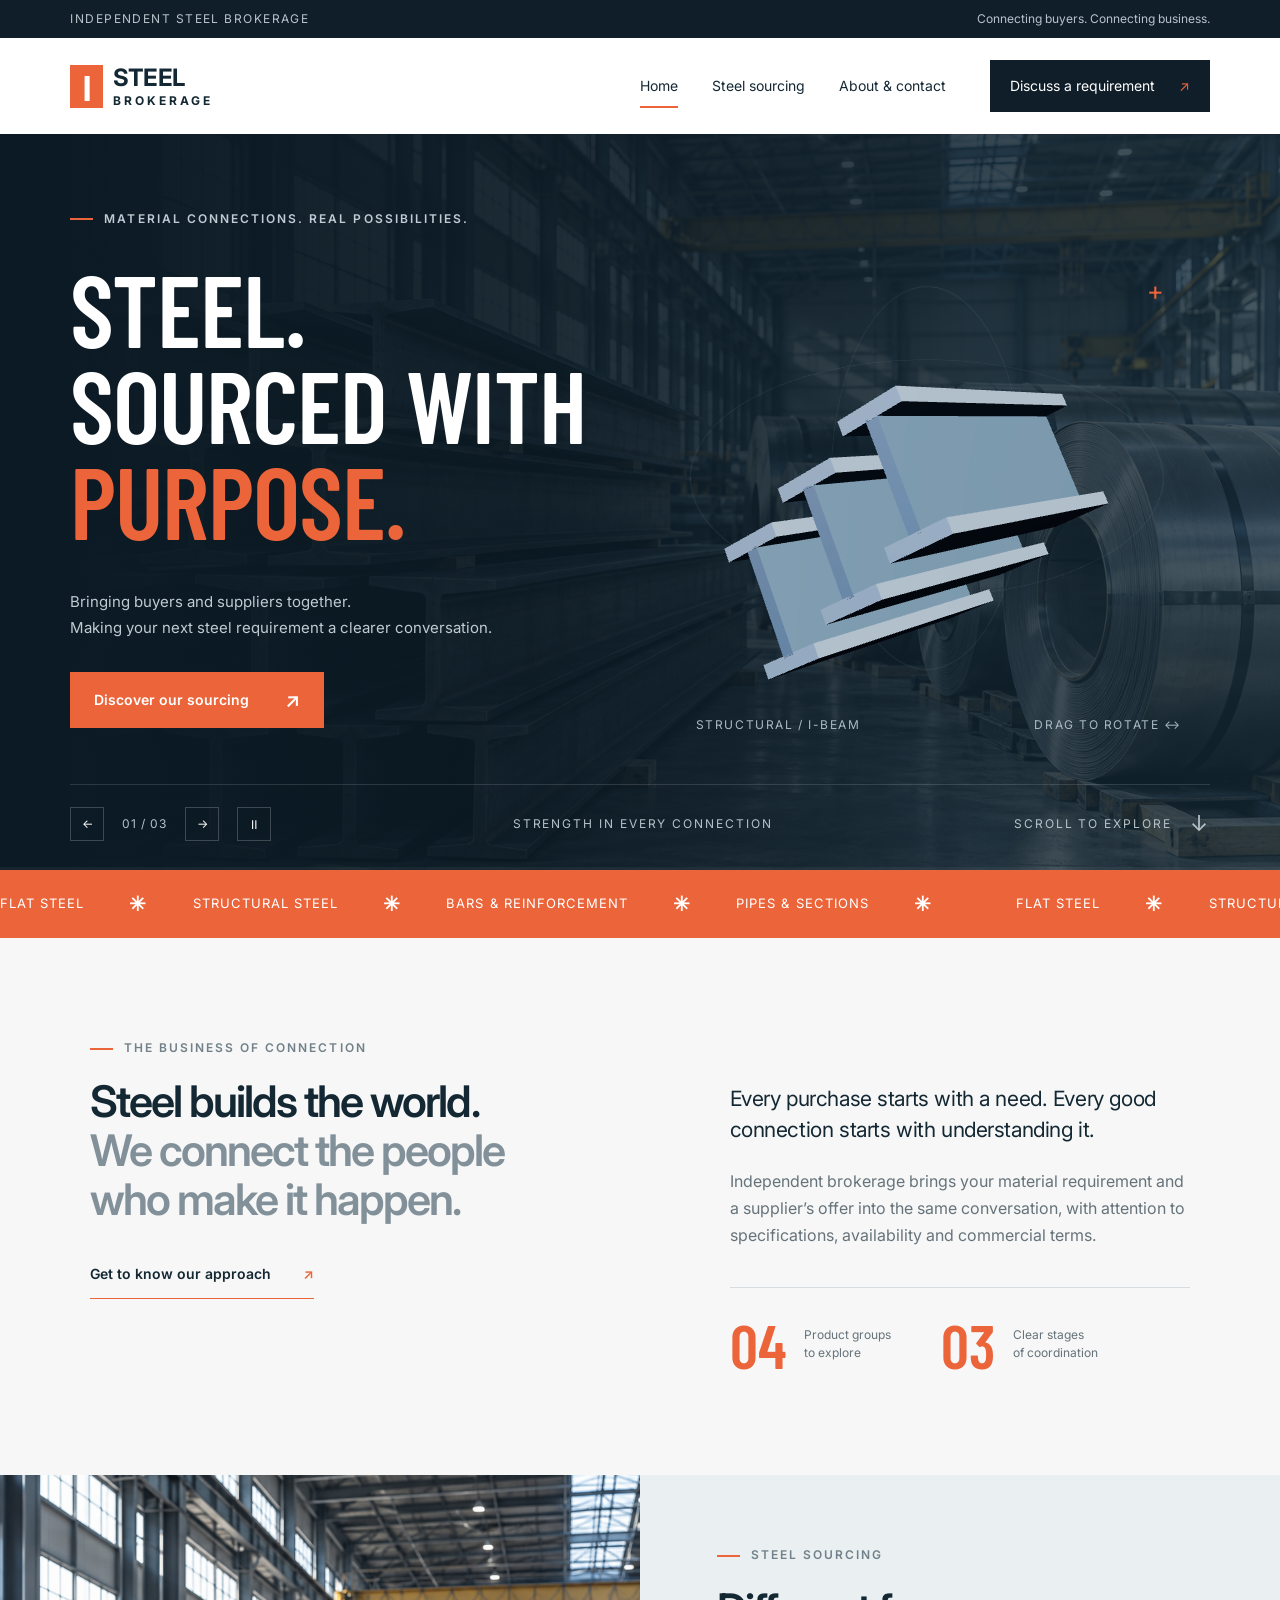
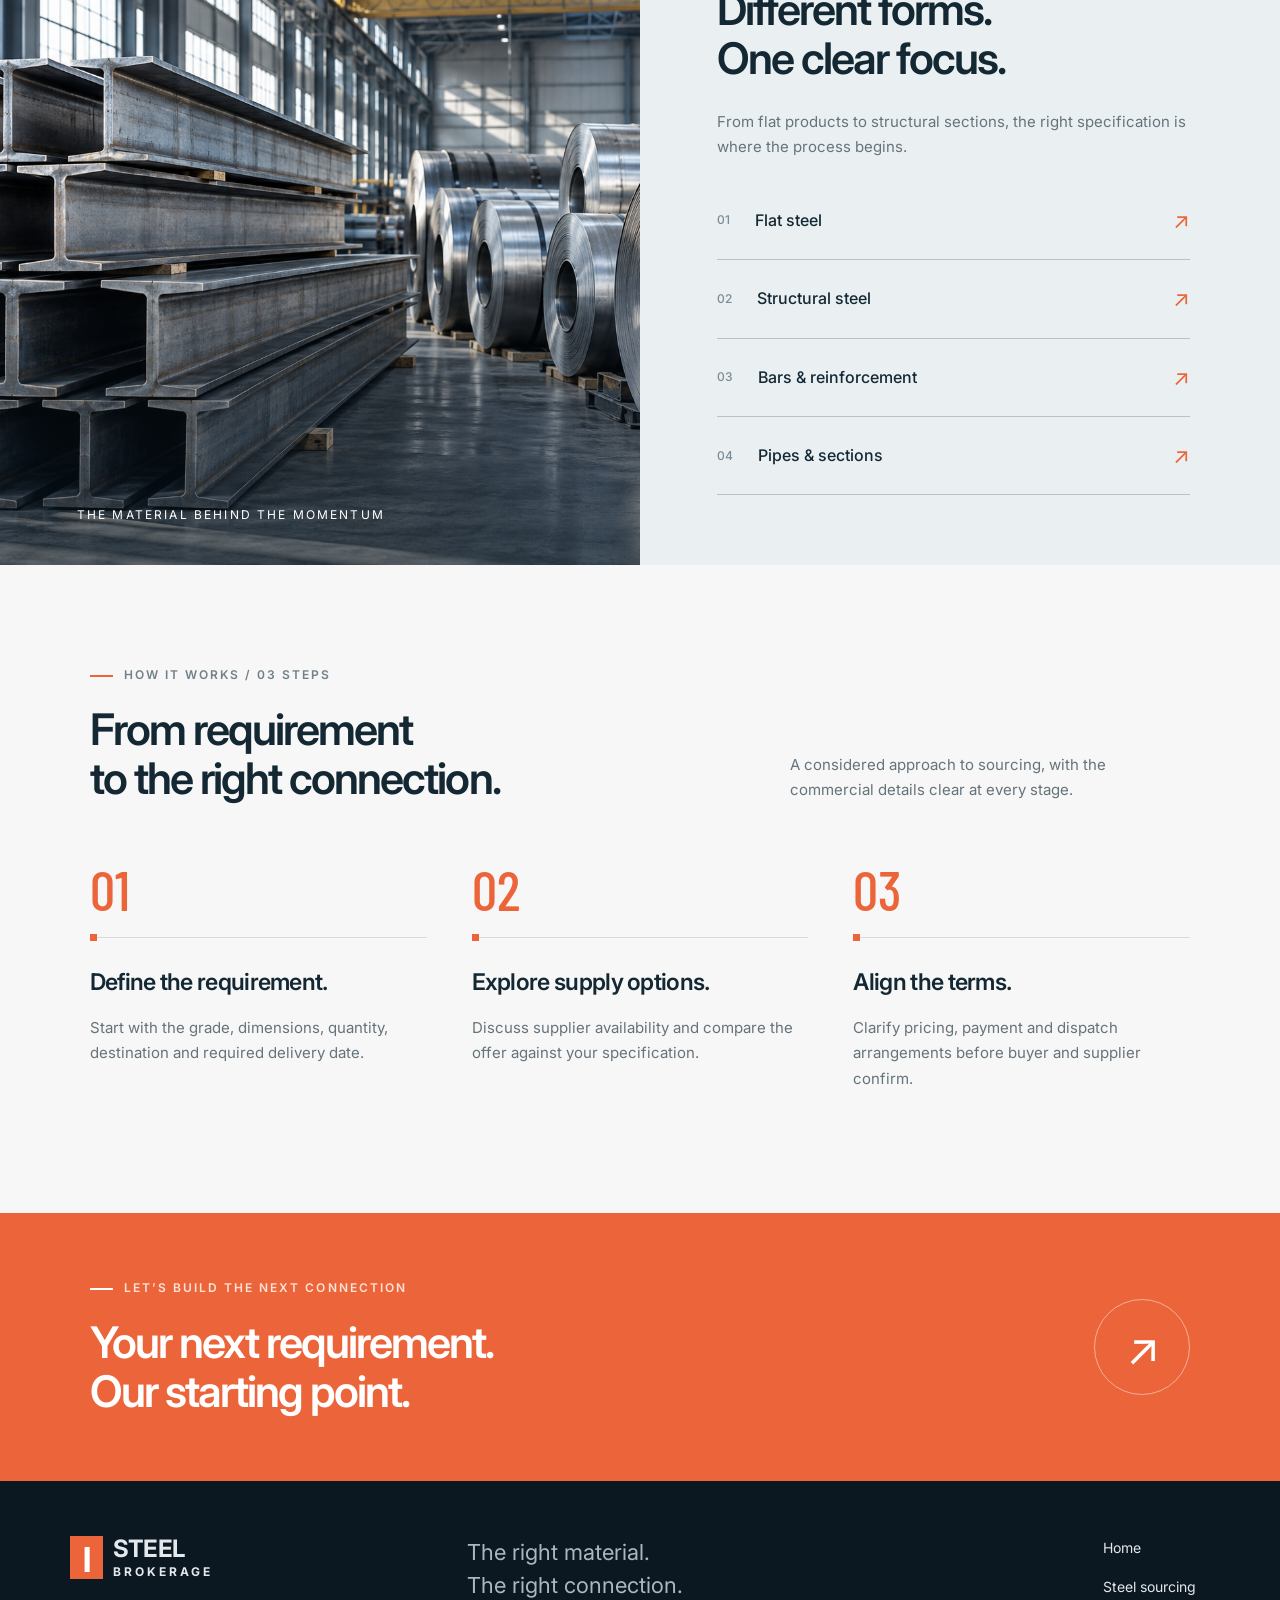
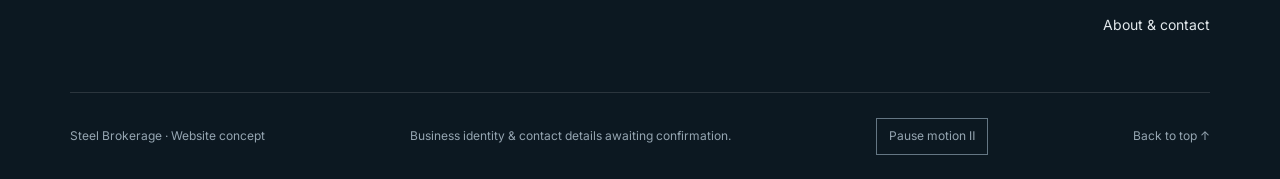
<file: index.html>
<!doctype html><html lang="en"><head><meta charset="utf-8"><meta name="viewport" content="width=device-width,initial-scale=1"><meta name="theme-color" content="#101e29"><title>Steel. Sourced with purpose. | Steel Brokerage</title><meta name="description" content="Independent steel brokerage. Explore flat steel, structural sections, bars and pipes, and prepare your next sourcing enquiry."><link rel="stylesheet" href="styles.css"><link rel="icon" href="data:image/svg+xml,%3Csvg xmlns='http://www.w3.org/2000/svg' viewBox='0 0 32 32'%3E%3Crect width='32' height='32' fill='%23ec653a'/%3E%3Cpath d='M8 6h16v5h-5v10h5v5H8v-5h5V11H8z' fill='white'/%3E%3C/svg%3E"><script src="app.js" defer></script><script type="module" src="steel3d.js"></script></head><body><a class="skip" href="#main">Skip to content</a><div class="topline"><span>INDEPENDENT STEEL BROKERAGE</span><span>Connecting buyers. Connecting business.</span></div><header><a class="brand" href="index.html" aria-label="Steel Brokerage home"><span class="mark">I</span><span>STEEL<span class="brand-sub">BROKERAGE</span></span></a><button class="menu-toggle" aria-expanded="false" aria-controls="navigation">Menu <span>☰</span></button><nav id="navigation" aria-label="Main navigation"><a href="index.html" aria-current="page">Home</a><a href="sourcing.html">Steel sourcing</a><a href="about.html">About & contact</a><a class="nav-cta" href="about.html#contact">Discuss a requirement <span>↗</span></a></nav></header><main id="main"><section class="hero"><div class="hero-background"></div><div class="hero-grid"><div class="hero-copy"><span class="eyebrow light">MATERIAL CONNECTIONS. REAL POSSIBILITIES.</span><h1 id="hero-title">STEEL.<br>SOURCED WITH<br><em>PURPOSE.</em></h1><p id="hero-description">Bringing buyers and suppliers together.<br>Making your next steel requirement a clearer conversation.</p><a class="button" href="sourcing.html">Discover our sourcing <span>↗</span></a></div><div class="steel-stage" data-model="beam"><div class="orbit orbit-one"></div><div class="orbit orbit-two"></div><div class="stage-cross">+</div><div class="model-canvas" tabindex="0" role="img" aria-label="Interactive 3D steel model. Drag or use arrow keys to rotate."></div><div class="stage-caption"><span class="model-name">STRUCTURAL / I-BEAM</span><span>DRAG TO ROTATE ↔</span></div><p class="model-fallback">Steel products · Model unavailable on this device</p></div></div><div class="hero-bottom"><div class="slider-controls"><button id="slide-prev" aria-label="Previous banner">←</button><span id="slide-count">01 / 03</span><button id="slide-next" aria-label="Next banner">→</button><button class="motion-toggle" aria-pressed="false" aria-label="Pause motion">Ⅱ</button></div><span class="hero-bottom-label">STRENGTH IN EVERY CONNECTION</span><a class="scroll-cue" href="#intro">SCROLL TO EXPLORE <span>↓</span></a></div><div class="hero-progress"><span></span></div></section><div class="ticker" aria-label="Flat steel, structural steel, bars and reinforcement, pipes and sections"><div class="ticker-track"><span>FLAT STEEL <b>✳</b> STRUCTURAL STEEL <b>✳</b> BARS & REINFORCEMENT <b>✳</b> PIPES & SECTIONS <b>✳</b></span><span aria-hidden="true">FLAT STEEL <b>✳</b> STRUCTURAL STEEL <b>✳</b> BARS & REINFORCEMENT <b>✳</b> PIPES & SECTIONS <b>✳</b></span></div></div><section id="intro" class="section intro"><div class="intro-heading reveal"><span class="eyebrow">THE BUSINESS OF CONNECTION</span><h2>Steel builds the world.<br><span class="muted">We connect the people<br>who make it happen.</span></h2><a class="text-link" href="about.html">Get to know our approach <span>↗</span></a></div><div class="intro-detail reveal"><p class="lead">Every purchase starts with a need. Every good connection starts with understanding it.</p><p>Independent brokerage brings your material requirement and a supplier’s offer into the same conversation, with attention to specifications, availability and commercial terms.</p><div class="facts"><div><strong>04</strong><span>Product groups<br>to explore</span></div><div><strong>03</strong><span>Clear stages<br>of coordination</span></div></div></div></section><section class="product-feature"><div class="feature-photo reveal"><img src="steel-hero.png" alt="Steel beams and coils in an industrial warehouse" loading="lazy"><span>THE MATERIAL BEHIND THE MOMENTUM</span></div><div class="feature-copy reveal"><span class="eyebrow">STEEL SOURCING</span><h2>Different forms.<br>One clear focus.</h2><p>From flat products to structural sections, the right specification is where the process begins.</p><a class="product-link" href="sourcing.html#flat"><span>01</span> Flat steel <b>↗</b></a><a class="product-link" href="sourcing.html#structural"><span>02</span> Structural steel <b>↗</b></a><a class="product-link" href="sourcing.html#bars"><span>03</span> Bars & reinforcement <b>↗</b></a><a class="product-link" href="sourcing.html#pipes"><span>04</span> Pipes & sections <b>↗</b></a></div></section><section class="section process"><div class="section-heading reveal"><div><span class="eyebrow">HOW IT WORKS / 03 STEPS</span><h2>From requirement<br>to the right connection.</h2></div><p>A considered approach to sourcing, with the commercial details clear at every stage.</p></div><div class="steps"><article class="reveal"><span class="step-number">01</span><div class="step-line"></div><h3>Define the requirement.</h3><p>Start with the grade, dimensions, quantity, destination and required delivery date.</p></article><article class="reveal"><span class="step-number">02</span><div class="step-line"></div><h3>Explore supply options.</h3><p>Discuss supplier availability and compare the offer against your specification.</p></article><article class="reveal"><span class="step-number">03</span><div class="step-line"></div><h3>Align the terms.</h3><p>Clarify pricing, payment and dispatch arrangements before buyer and supplier confirm.</p></article></div></section><section class="cta-band"><div class="reveal"><span class="eyebrow">LET’S BUILD THE NEXT CONNECTION</span><h2>Your next requirement.<br>Our starting point.</h2></div><a class="round-link" href="about.html#contact" aria-label="Prepare your steel enquiry">↗</a></section></main><footer><div class="footer-main"><a class="brand" href="index.html"><span class="mark">I</span><span>STEEL<span class="brand-sub">BROKERAGE</span></span></a><p>The right material.<br>The right connection.</p><div><a href="index.html">Home</a><a href="sourcing.html">Steel sourcing</a><a href="about.html">About & contact</a></div></div><div class="footer-bottom"><span>Steel Brokerage · Website concept</span><span>Business identity & contact details awaiting confirmation.</span><button class="motion-toggle" aria-pressed="false">Pause motion Ⅱ</button><a href="#main">Back to top ↑</a></div></footer></body></html>
</file>
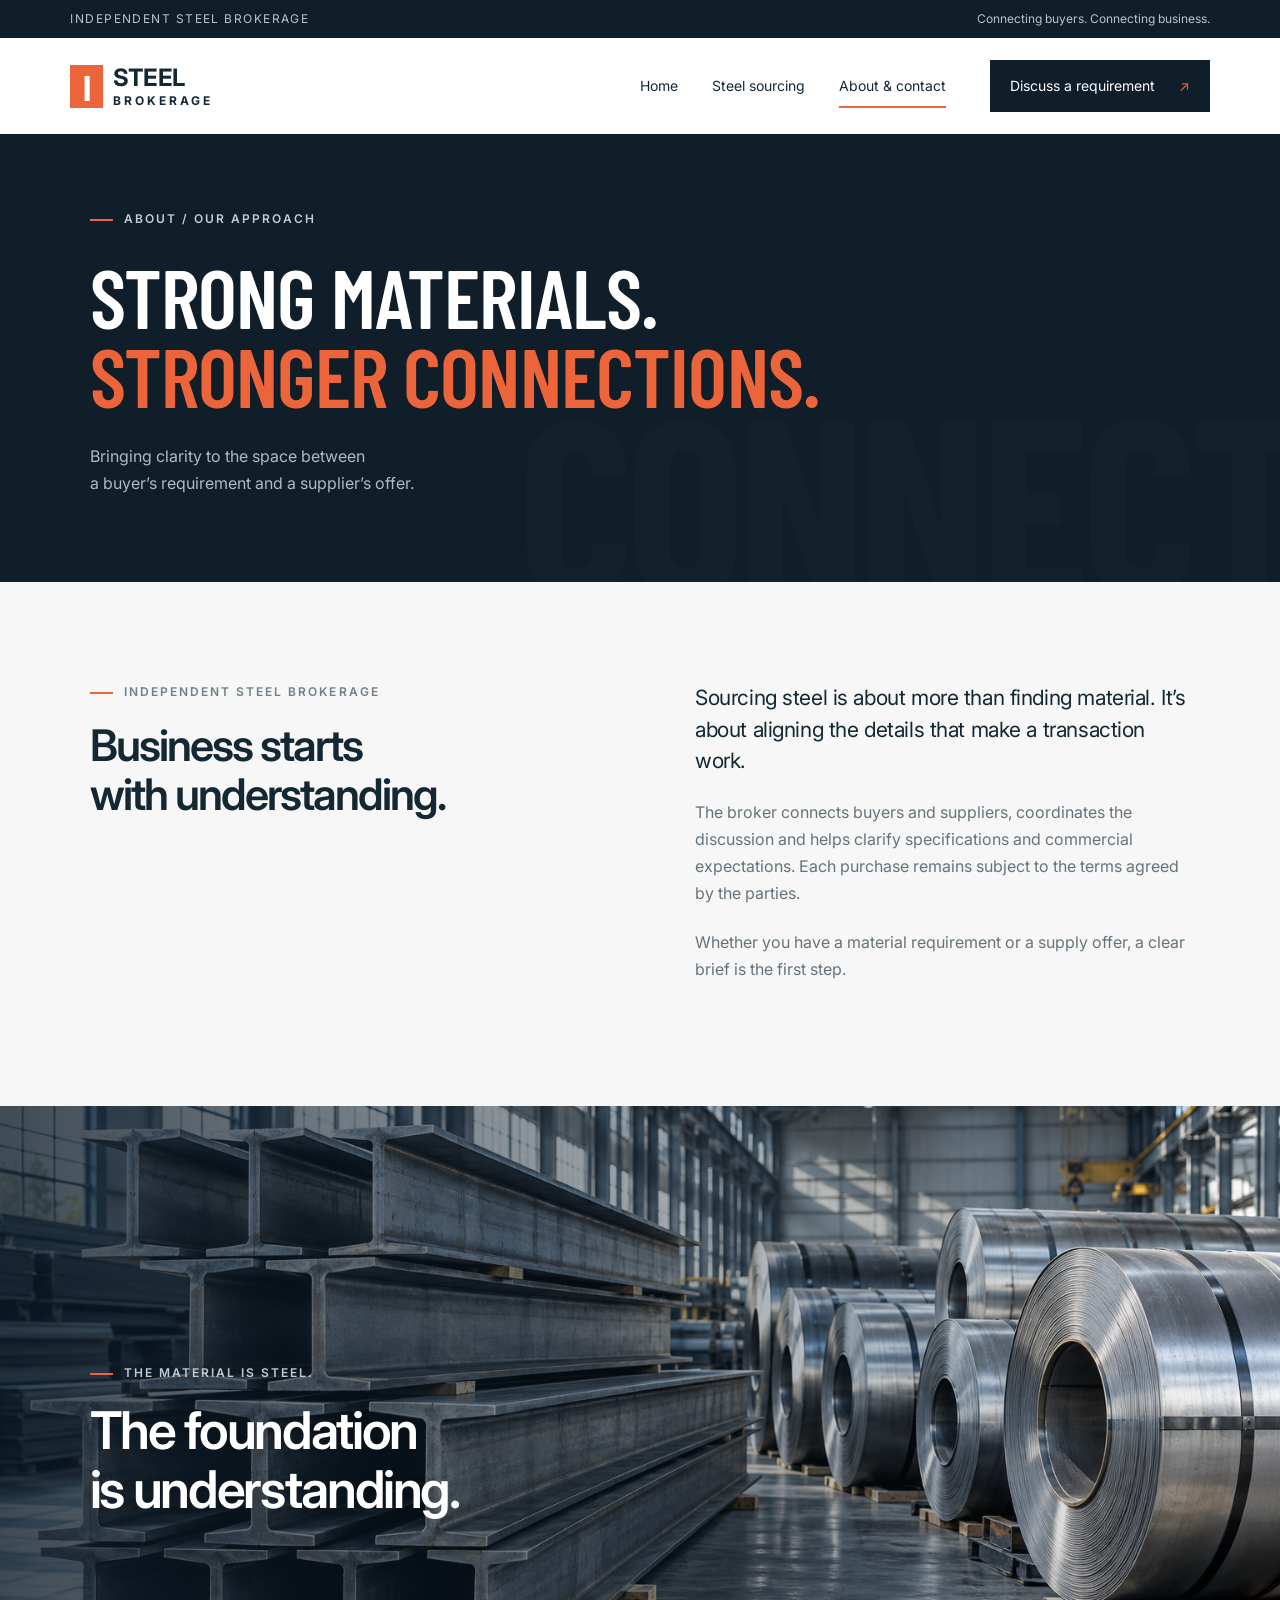
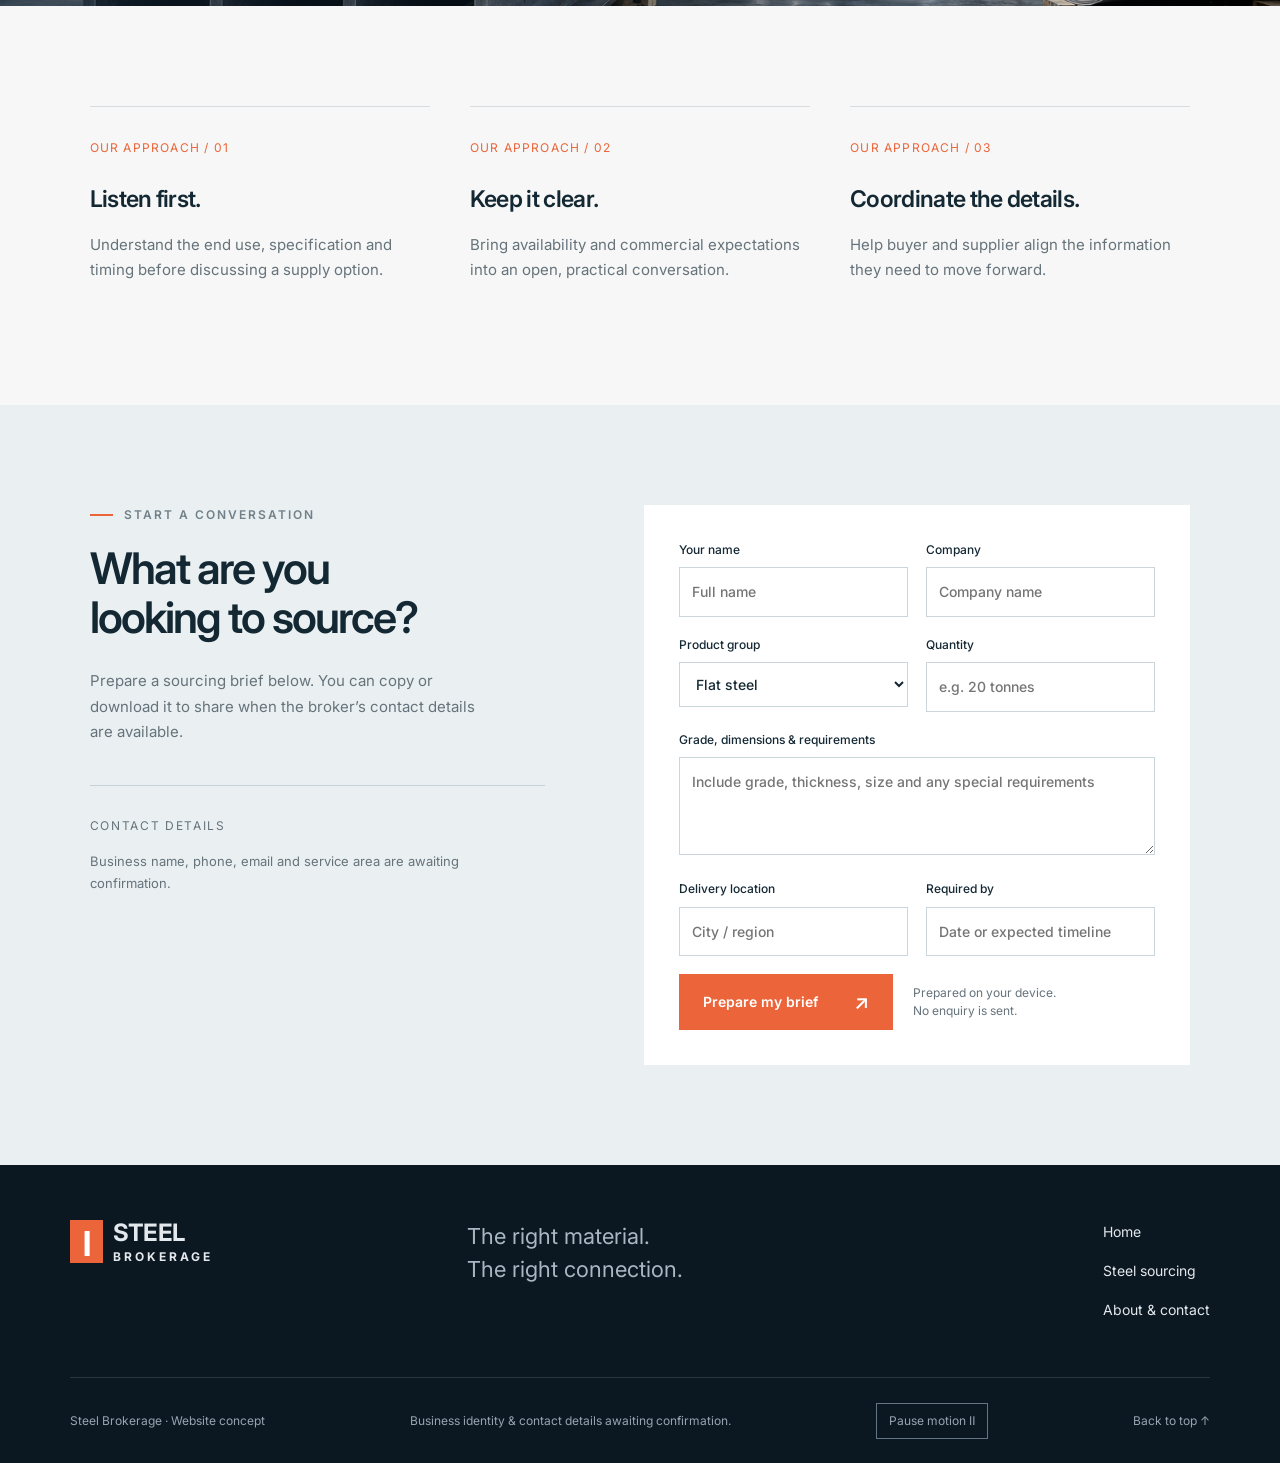
<file: about.html>
<!doctype html><html lang="en"><head><meta charset="utf-8"><meta name="viewport" content="width=device-width,initial-scale=1"><meta name="theme-color" content="#101e29"><title>Connections that move business | Steel Brokerage</title><meta name="description" content="Independent steel brokerage. Explore flat steel, structural sections, bars and pipes, and prepare your next sourcing enquiry."><link rel="stylesheet" href="styles.css"><link rel="icon" href="data:image/svg+xml,%3Csvg xmlns='http://www.w3.org/2000/svg' viewBox='0 0 32 32'%3E%3Crect width='32' height='32' fill='%23ec653a'/%3E%3Cpath d='M8 6h16v5h-5v10h5v5H8v-5h5V11H8z' fill='white'/%3E%3C/svg%3E"><script src="app.js" defer></script><script type="module" src="steel3d.js"></script></head><body><a class="skip" href="#main">Skip to content</a><div class="topline"><span>INDEPENDENT STEEL BROKERAGE</span><span>Connecting buyers. Connecting business.</span></div><header><a class="brand" href="index.html" aria-label="Steel Brokerage home"><span class="mark">I</span><span>STEEL<span class="brand-sub">BROKERAGE</span></span></a><button class="menu-toggle" aria-expanded="false" aria-controls="navigation">Menu <span>☰</span></button><nav id="navigation" aria-label="Main navigation"><a href="index.html">Home</a><a href="sourcing.html">Steel sourcing</a><a href="about.html" aria-current="page">About & contact</a><a class="nav-cta" href="about.html#contact">Discuss a requirement <span>↗</span></a></nav></header><main id="main"><section class="page-hero about-hero"><span class="eyebrow light">ABOUT / OUR APPROACH</span><h1>STRONG MATERIALS.<br><em>STRONGER CONNECTIONS.</em></h1><p>Bringing clarity to the space between<br>a buyer’s requirement and a supplier’s offer.</p><span class="ghost-type" aria-hidden="true">CONNECT</span></section><section class="section about-story"><div class="reveal"><span class="eyebrow">INDEPENDENT STEEL BROKERAGE</span><h2>Business starts<br>with understanding.</h2></div><div class="reveal"><p class="lead">Sourcing steel is about more than finding material. It’s about aligning the details that make a transaction work.</p><p>The broker connects buyers and suppliers, coordinates the discussion and helps clarify specifications and commercial expectations. Each purchase remains subject to the terms agreed by the parties.</p><p>Whether you have a material requirement or a supply offer, a clear brief is the first step.</p></div></section><section class="wide-image"><img src="steel-hero.png" alt="Stored steel beams and coils" loading="lazy"><div class="wide-image-caption reveal"><span class="eyebrow light">THE MATERIAL IS STEEL.</span><h2>The foundation<br>is understanding.</h2></div></section><section class="section"><div class="notes-grid"><article class="reveal"><span>OUR APPROACH / 01</span><h3>Listen first.</h3><p>Understand the end use, specification and timing before discussing a supply option.</p></article><article class="reveal"><span>OUR APPROACH / 02</span><h3>Keep it clear.</h3><p>Bring availability and commercial expectations into an open, practical conversation.</p></article><article class="reveal"><span>OUR APPROACH / 03</span><h3>Coordinate the details.</h3><p>Help buyer and supplier align the information they need to move forward.</p></article></div></section><section id="contact" class="section contact-section"><div class="contact-intro reveal"><span class="eyebrow">START A CONVERSATION</span><h2>What are you<br>looking to source?</h2><p>Prepare a sourcing brief below. You can copy or download it to share when the broker’s contact details are available.</p><div class="contact-pending"><span>CONTACT DETAILS</span><p>Business name, phone, email and service area are awaiting confirmation.</p></div></div><form id="enquiry-form" class="enquiry-form"><div class="field-row"><label>Your name<input name="name" required autocomplete="name" placeholder="Full name"></label><label>Company<input name="company" autocomplete="organization" placeholder="Company name"></label></div><div class="field-row"><label>Product group<select name="product"><option>Flat steel</option><option>Structural steel</option><option>Bars & reinforcement</option><option>Pipes & sections</option><option>Other steel requirement</option></select></label><label>Quantity<input name="quantity" required placeholder="e.g. 20 tonnes"></label></div><label>Grade, dimensions & requirements<textarea name="specification" required rows="3" placeholder="Include grade, thickness, size and any special requirements"></textarea></label><div class="field-row"><label>Delivery location<input name="location" required placeholder="City / region"></label><label>Required by<input name="timeline" placeholder="Date or expected timeline"></label></div><div class="form-actions"><button type="submit" class="button">Prepare my brief <span>↗</span></button><span>Prepared on your device.<br>No enquiry is sent.</span></div><div id="brief-result" hidden><h3>Your sourcing brief</h3><pre id="brief-text"></pre><div class="brief-actions"><button type="button" id="copy-brief">Copy brief</button><button type="button" id="download-brief">Download brief ↓</button></div><p id="brief-status" role="status" aria-live="polite"></p></div></form></section></main><footer><div class="footer-main"><a class="brand" href="index.html"><span class="mark">I</span><span>STEEL<span class="brand-sub">BROKERAGE</span></span></a><p>The right material.<br>The right connection.</p><div><a href="index.html">Home</a><a href="sourcing.html">Steel sourcing</a><a href="about.html">About & contact</a></div></div><div class="footer-bottom"><span>Steel Brokerage · Website concept</span><span>Business identity & contact details awaiting confirmation.</span><button class="motion-toggle" aria-pressed="false">Pause motion Ⅱ</button><a href="#main">Back to top ↑</a></div></footer></body></html>
</file>
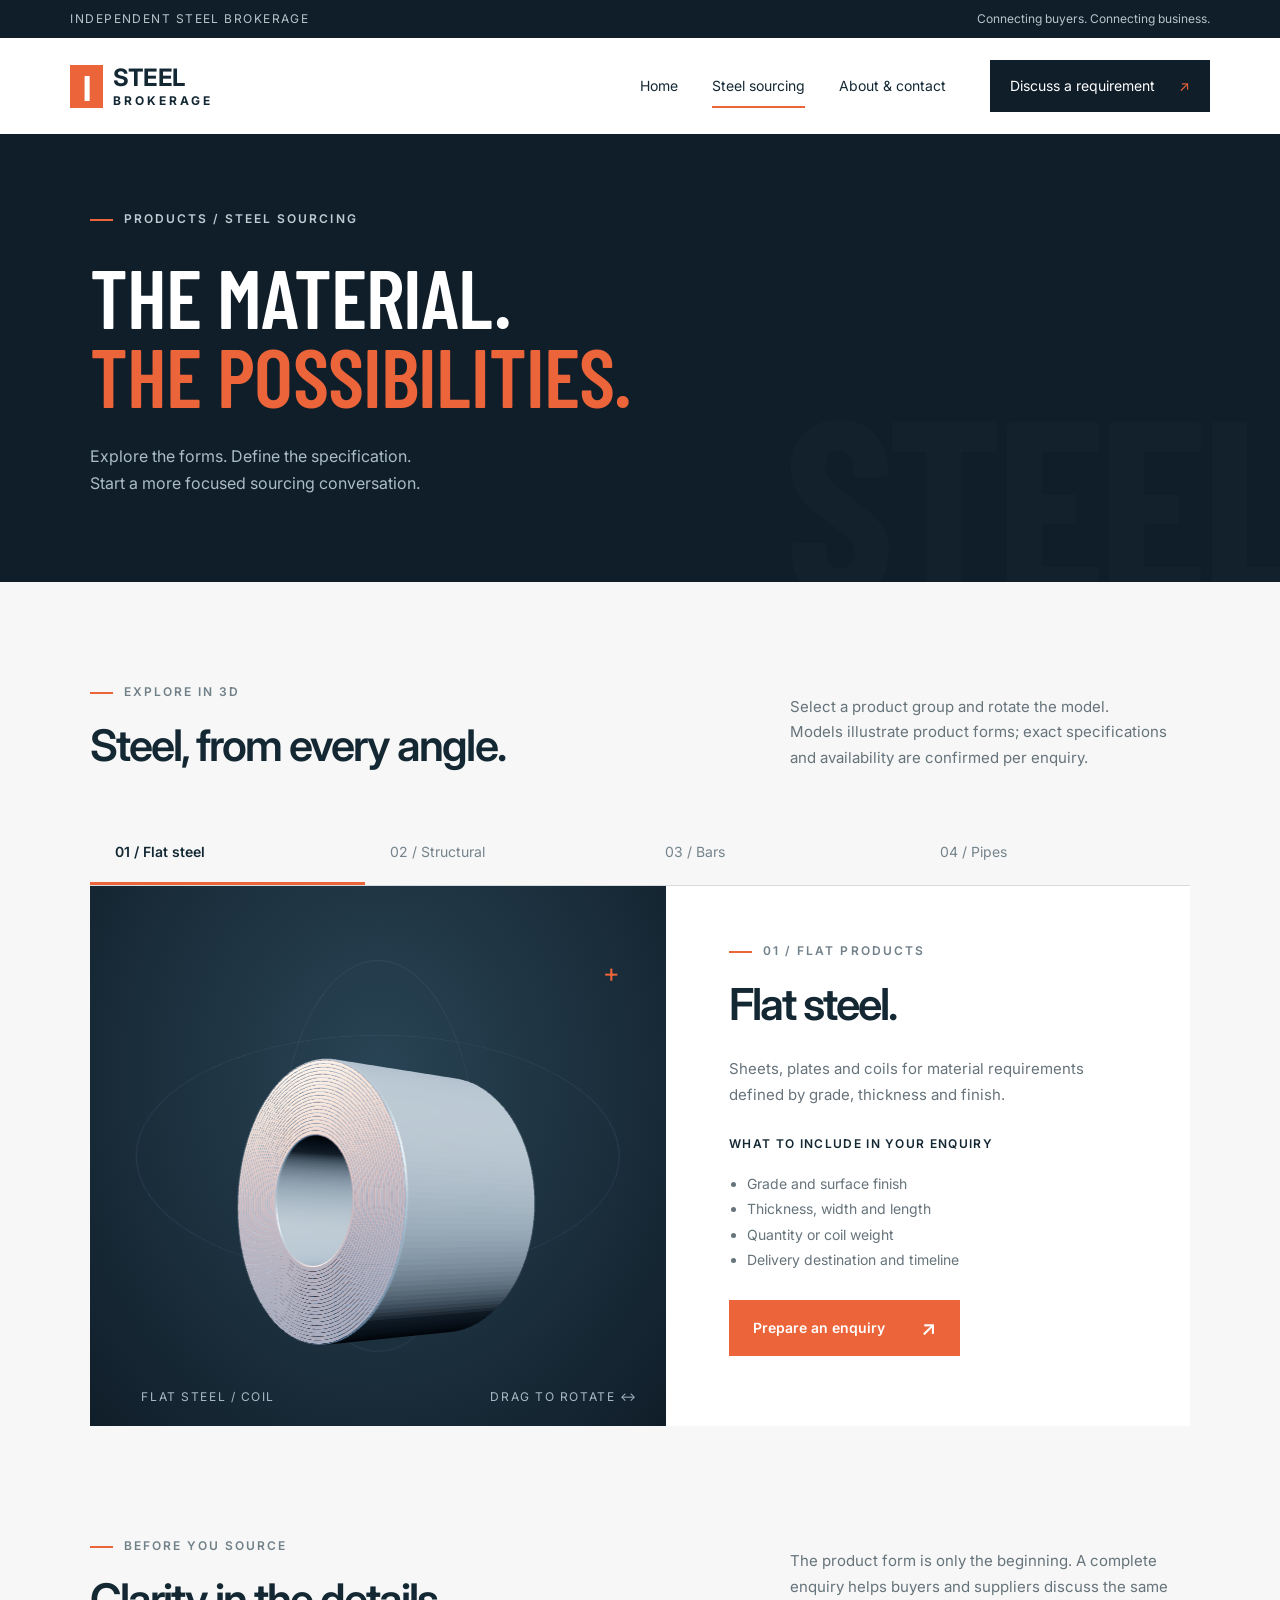
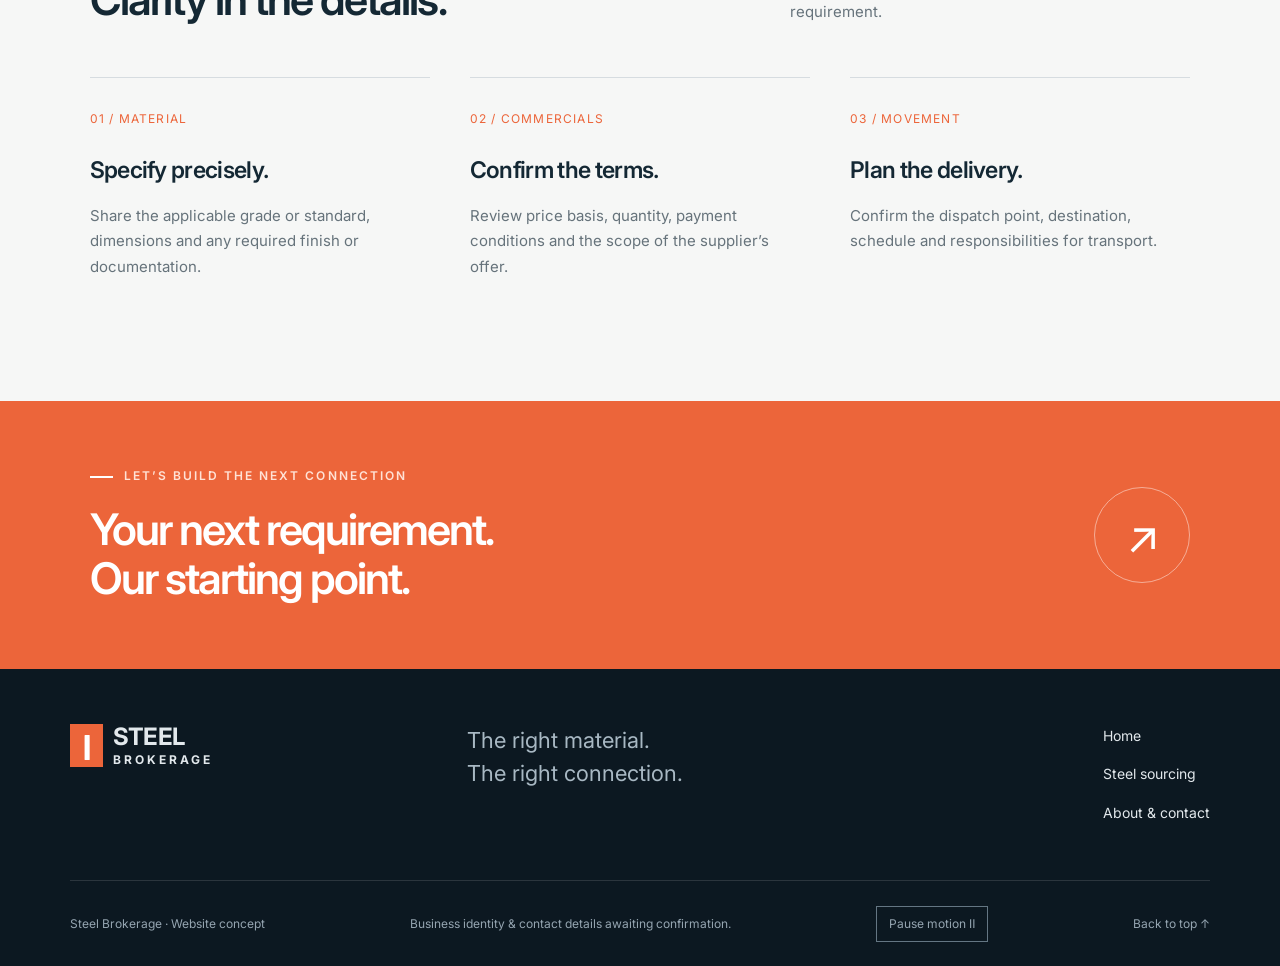
<file: sourcing.html>
<!doctype html><html lang="en"><head><meta charset="utf-8"><meta name="viewport" content="width=device-width,initial-scale=1"><meta name="theme-color" content="#101e29"><title>Explore steel sourcing | Steel Brokerage</title><meta name="description" content="Independent steel brokerage. Explore flat steel, structural sections, bars and pipes, and prepare your next sourcing enquiry."><link rel="stylesheet" href="styles.css"><link rel="icon" href="data:image/svg+xml,%3Csvg xmlns='http://www.w3.org/2000/svg' viewBox='0 0 32 32'%3E%3Crect width='32' height='32' fill='%23ec653a'/%3E%3Cpath d='M8 6h16v5h-5v10h5v5H8v-5h5V11H8z' fill='white'/%3E%3C/svg%3E"><script src="app.js" defer></script><script type="module" src="steel3d.js"></script></head><body><a class="skip" href="#main">Skip to content</a><div class="topline"><span>INDEPENDENT STEEL BROKERAGE</span><span>Connecting buyers. Connecting business.</span></div><header><a class="brand" href="index.html" aria-label="Steel Brokerage home"><span class="mark">I</span><span>STEEL<span class="brand-sub">BROKERAGE</span></span></a><button class="menu-toggle" aria-expanded="false" aria-controls="navigation">Menu <span>☰</span></button><nav id="navigation" aria-label="Main navigation"><a href="index.html">Home</a><a href="sourcing.html" aria-current="page">Steel sourcing</a><a href="about.html">About & contact</a><a class="nav-cta" href="about.html#contact">Discuss a requirement <span>↗</span></a></nav></header><main id="main"><section class="page-hero"><span class="eyebrow light">PRODUCTS / STEEL SOURCING</span><h1>THE MATERIAL.<br><em>THE POSSIBILITIES.</em></h1><p>Explore the forms. Define the specification.<br>Start a more focused sourcing conversation.</p><span class="ghost-type" aria-hidden="true">STEEL</span></section><section class="section product-explorer"><div class="section-heading reveal"><div><span class="eyebrow">EXPLORE IN 3D</span><h2>Steel, from every angle.</h2></div><p>Select a product group and rotate the model.<br>Models illustrate product forms; exact specifications and availability are confirmed per enquiry.</p></div><div class="product-tabs" role="tablist" aria-label="Steel product groups"><button id="tab-flat" role="tab" aria-selected="true" aria-controls="product-panel" data-product="flat">01 / Flat steel</button><button id="tab-structural" role="tab" aria-selected="false" tabindex="-1" aria-controls="product-panel" data-product="structural">02 / Structural</button><button id="tab-bars" role="tab" aria-selected="false" tabindex="-1" aria-controls="product-panel" data-product="bars">03 / Bars</button><button id="tab-pipes" role="tab" aria-selected="false" tabindex="-1" aria-controls="product-panel" data-product="pipes">04 / Pipes</button></div><div class="explorer-panel" id="product-panel" role="tabpanel" aria-labelledby="tab-flat"><div class="steel-stage" data-model="coil"><div class="orbit orbit-one"></div><div class="orbit orbit-two"></div><div class="stage-cross">+</div><div class="model-canvas" tabindex="0" role="img" aria-label="Interactive 3D steel model. Drag or use arrow keys to rotate."></div><div class="stage-caption"><span class="model-name">STRUCTURAL / I-BEAM</span><span>DRAG TO ROTATE ↔</span></div><p class="model-fallback">Steel products · Model unavailable on this device</p></div><div class="product-info"><span id="product-kicker" class="eyebrow">01 / FLAT PRODUCTS</span><h2 id="product-title">Flat steel.</h2><p id="product-description">Sheets, plates and coils for material requirements defined by grade, thickness and finish.</p><span class="spec-label">WHAT TO INCLUDE IN YOUR ENQUIRY</span><ul id="product-specs"><li>Grade and surface finish</li><li>Thickness, width and length</li><li>Quantity or coil weight</li><li>Delivery destination and timeline</li></ul><a class="button" href="about.html#contact">Prepare an enquiry <span>↗</span></a></div></div></section><section class="section material-notes"><div class="section-heading reveal"><div><span class="eyebrow">BEFORE YOU SOURCE</span><h2>Clarity in the details.</h2></div><p>The product form is only the beginning. A complete enquiry helps buyers and suppliers discuss the same requirement.</p></div><div class="notes-grid"><article class="reveal"><span>01 / MATERIAL</span><h3>Specify precisely.</h3><p>Share the applicable grade or standard, dimensions and any required finish or documentation.</p></article><article class="reveal"><span>02 / COMMERCIALS</span><h3>Confirm the terms.</h3><p>Review price basis, quantity, payment conditions and the scope of the supplier’s offer.</p></article><article class="reveal"><span>03 / MOVEMENT</span><h3>Plan the delivery.</h3><p>Confirm the dispatch point, destination, schedule and responsibilities for transport.</p></article></div></section><section class="cta-band"><div class="reveal"><span class="eyebrow">LET’S BUILD THE NEXT CONNECTION</span><h2>Your next requirement.<br>Our starting point.</h2></div><a class="round-link" href="about.html#contact" aria-label="Prepare your steel enquiry">↗</a></section></main><footer><div class="footer-main"><a class="brand" href="index.html"><span class="mark">I</span><span>STEEL<span class="brand-sub">BROKERAGE</span></span></a><p>The right material.<br>The right connection.</p><div><a href="index.html">Home</a><a href="sourcing.html">Steel sourcing</a><a href="about.html">About & contact</a></div></div><div class="footer-bottom"><span>Steel Brokerage · Website concept</span><span>Business identity & contact details awaiting confirmation.</span><button class="motion-toggle" aria-pressed="false">Pause motion Ⅱ</button><a href="#main">Back to top ↑</a></div></footer></body></html>
</file>
<file: styles.css>
@import url('https://fonts.googleapis.com/css2?family=Barlow+Condensed:wght@500;600;700&family=Inter:wght@400;500;600;700&display=swap');
:root{--navy:#101e29;--ink:#142834;--orange:#ec653a;--paper:#f6f7f6;--line:#d6dce0;--muted:#66737b}*{box-sizing:border-box}html{scroll-behavior:smooth;scroll-padding-top:105px}body{margin:0;background:var(--paper);color:var(--ink);font:16px/1.7 Inter,Arial,sans-serif}button,input,select,textarea{font:inherit}button,a{-webkit-tap-highlight-color:transparent}a{color:inherit;text-decoration:none}button{cursor:pointer}button:disabled{cursor:default}a:focus-visible,button:focus-visible,input:focus-visible,select:focus-visible,textarea:focus-visible,[tabindex]:focus-visible{outline:3px solid var(--orange);outline-offset:5px}button{color:inherit}p{color:var(--muted);margin:0 0 22px}h1,h2,h3{margin:0;font-weight:600}h1{font-family:'Barlow Condensed','Arial Narrow',Arial,sans-serif;font-size:clamp(68px,7.9vw,118px);line-height:.95;letter-spacing:-.01em}h1 em{font-style:normal;color:var(--orange)}h2{font-size:clamp(32px,3.4vw,50px);line-height:1.13;letter-spacing:-.045em;margin:20px 0 26px}h3{font-size:23px;line-height:1.3;letter-spacing:-.03em;margin-bottom:17px}.topline{background:var(--navy);color:#b8c4cb;display:flex;justify-content:space-between;padding:9px 5.5%;font-size:12px;letter-spacing:.12em}.topline span+span{letter-spacing:0}header{height:96px;background:white;display:flex;align-items:center;justify-content:space-between;padding:0 5.5%;position:sticky;top:0;z-index:20;box-shadow:0 1px 0 #14283412;transition:height .3s,box-shadow .3s}header.scrolled{height:78px;box-shadow:0 5px 30px #0001}.brand{display:flex;align-items:center;gap:10px;font-size:24px;font-weight:700;letter-spacing:-.04em;line-height:1.05}.brand-sub{display:block;font-size:12px;letter-spacing:.25em;margin-top:5px}.mark{width:33px;height:43px;background:var(--orange);color:white;text-align:center;font:700 36px 'Barlow Condensed',Arial;line-height:43px}nav{display:flex;align-items:center;gap:34px}nav a{font-size:14px;position:relative}nav a:not(.nav-cta):after{content:'';position:absolute;height:2px;left:0;bottom:-10px;width:0;background:var(--orange);transition:width .25s}nav a:hover:after,nav a[aria-current]:after{width:100%}.nav-cta{margin-left:10px;background:var(--navy);padding:14px 20px;color:white}.nav-cta span{margin-left:20px;color:var(--orange)}.menu-toggle{display:none}.skip{position:fixed;top:-100px;left:20px;background:white;padding:12px;z-index:100}.skip:focus{top:10px}.eyebrow{display:block;font-size:12px;font-weight:600;letter-spacing:.17em;line-height:1.6;color:#718089}.eyebrow:before{content:'';display:inline-block;width:23px;height:2px;background:var(--orange);vertical-align:middle;margin-right:11px}.eyebrow.light{color:#c0ccd4}.hero{background:var(--navy);position:relative;color:white;overflow:hidden;isolation:isolate}.hero-background{position:absolute;inset:0;z-index:-1;background:linear-gradient(90deg,#0b1a24 5%,#0b1a24ec 42%,#152a37c7),url('steel-hero.png') center/cover;animation:slow-pan 25s ease-in-out infinite alternate}.hero-grid{display:grid;grid-template-columns:1fr 1fr;padding:68px 5.5% 30px;gap:10px;min-height:650px}.hero-copy{position:relative;z-index:2;align-self:center;padding-bottom:20px}.hero-copy .eyebrow{margin-bottom:32px}.hero-copy h1{min-height:3em}.hero-copy p{color:#c0cbd1;max-width:450px;margin:26px 0 32px;font-size:15px}.button{display:inline-flex;align-items:center;justify-content:space-between;gap:36px;background:var(--orange);color:white;padding:16px 24px;border:0;font-size:14px;font-weight:600;transition:background .25s,transform .25s}.button:hover{background:#d9522a;transform:translateY(-3px)}.button span{font-size:20px;line-height:1}.steel-stage{position:relative;min-height:470px;align-self:stretch;isolation:isolate}.model-canvas{position:absolute;inset:0;cursor:grab;touch-action:pan-y}.model-canvas:active{cursor:grabbing}.model-canvas canvas{display:block;width:100%;height:100%}.stage-caption{position:absolute;bottom:20px;left:9%;right:5%;display:flex;justify-content:space-between;gap:10px;font:12px/1.6 Inter,Arial;letter-spacing:.13em;color:#a9bac5;pointer-events:none}.stage-cross{position:absolute;top:12%;right:8%;font-size:26px;font-weight:400;color:#ec653a}.orbit{border:1px solid #94afc722;position:absolute;width:84%;aspect-ratio:1;top:50%;left:50%;border-radius:50%;transform:translate(-50%,-50%) rotateX(60deg) rotateZ(-25deg);z-index:-1}.orbit-two{width:68%;transform:translate(-50%,-50%) rotateY(60deg) rotateZ(30deg)}.model-fallback{display:none;position:absolute;top:42%;left:12%;color:#cbd4da}.steel-stage.failed .model-fallback{display:block}.steel-stage.failed{background:url('steel-hero.png') center/cover}.hero-bottom{margin:0 5.5%;padding:20px 0 27px;display:flex;align-items:center;justify-content:space-between;border-top:1px solid #ffffff21;font-size:12px;letter-spacing:.16em;color:#b5c2ca}.slider-controls{display:flex;align-items:center;gap:18px;font-size:12px;letter-spacing:.08em}.slider-controls button{border:1px solid #ffffff33;color:white;background:transparent;width:34px;height:34px;transition:background .2s}.slider-controls button:hover{background:var(--orange)}.hero-bottom-label{font-size:12px}.scroll-cue{display:flex;align-items:center;gap:18px}.scroll-cue span{font-size:22px;animation:bob 2s ease-in-out infinite}.hero-progress{position:absolute;bottom:0;left:0;width:100%;height:3px;background:#ffffff0b}.hero-progress span{display:block;background:var(--orange);height:100%;width:0;animation:progress 8s linear infinite}.ticker{overflow:hidden;background:var(--orange);color:white;padding:17px 0;font-size:13px;letter-spacing:.08em}.ticker-track{display:flex;width:max-content;animation:marquee 35s linear infinite}.ticker-track>span{white-space:nowrap;padding-right:44px}.ticker b{font-size:20px;padding:0 40px;vertical-align:middle}.section{padding:100px 7%;max-width:1600px;margin:auto}.intro{display:grid;grid-template-columns:1.15fr 1fr;gap:10%}.muted{color:#829099}.text-link{display:inline-flex;gap:32px;align-items:center;border-bottom:1px solid var(--orange);padding:12px 0;font-size:14px;font-weight:600}.text-link span{color:var(--orange)}.lead{font-size:21px;line-height:1.5;color:var(--ink);letter-spacing:-.02em}.intro-detail{padding-top:45px}.facts{display:flex;gap:50px;margin-top:38px;padding-top:25px;border-top:1px solid var(--line)}.facts>div{display:flex;align-items:center;gap:18px}.facts strong{font:600 62px/1 'Barlow Condensed';color:var(--orange)}.facts span{font-size:12px;color:var(--muted);line-height:1.5}.product-feature{display:grid;grid-template-columns:1fr 1fr;background:#eaf0f2}.feature-photo{min-height:630px;position:relative;overflow:hidden}.feature-photo img{width:100%;height:100%;object-fit:cover;position:absolute;transition:transform 1s}.feature-photo:hover img{transform:scale(1.035)}.feature-photo:after{content:'';position:absolute;inset:50% 0 0;background:linear-gradient(transparent,#091722a0)}.feature-photo>span{position:absolute;bottom:40px;left:12%;font-size:12px;letter-spacing:.18em;color:white;z-index:1}.feature-copy{padding:70px 14% 70px 12%}.feature-copy p{font-size:15px}.product-link{padding:20px 0;border-bottom:1px solid #b6c3cb;display:flex;gap:25px;align-items:center;font-weight:500;transition:padding .25s,color .25s}.product-link:hover{padding-left:10px;color:#d34c21}.product-link span{font-size:12px;color:#7a8b96}.product-link b{margin-left:auto;color:var(--orange);font-size:22px;font-weight:400}.section-heading{display:flex;justify-content:space-between;gap:60px;align-items:flex-end;margin-bottom:52px}.section-heading h2{margin-bottom:0}.section-heading>p{max-width:400px;font-size:15px;margin:0}.steps{display:grid;grid-template-columns:repeat(3,1fr);gap:45px}.step-number{font:500 56px 'Barlow Condensed';color:var(--orange)}.step-line{height:1px;background:var(--line);margin:15px 0 30px;position:relative}.step-line:before{content:'';width:7px;height:7px;background:var(--orange);position:absolute;top:-3px;left:0}.steps p{font-size:15px}.cta-band{padding:65px 7%;background:var(--orange);color:white;display:flex;align-items:center;justify-content:space-between;gap:40px}.cta-band .eyebrow{color:#ffe2d6}.cta-band .eyebrow:before{background:#fff}.cta-band h2{margin-bottom:0}.round-link{border:1px solid #ffffff77;border-radius:50%;width:96px;height:96px;display:grid;place-items:center;font-size:46px;transition:background .3s,transform .3s;flex-shrink:0}.round-link:hover{background:white;color:var(--orange);transform:rotate(45deg)}footer{background:#0c1821;color:#e2e8ec;padding:55px 5.5% 24px}.footer-main{display:grid;grid-template-columns:1fr 1fr 1fr;gap:50px;align-items:start;padding-bottom:55px}.footer-main p{color:#a8b8c3;font-size:22px;line-height:1.5}.footer-main>div{display:flex;gap:15px;flex-direction:column;justify-self:end;font-size:14px}.footer-bottom{border-top:1px solid #ffffff20;padding-top:25px;display:flex;justify-content:space-between;gap:20px;color:#95a5b1;font-size:12px;align-items:center}.motion-toggle{border:1px solid #647683;background:transparent;color:inherit;padding:7px 12px;font-size:12px}.page-hero{background:var(--navy);color:white;padding:75px 7% 85px;position:relative;overflow:hidden;isolation:isolate}.page-hero h1{font-size:clamp(55px,6.5vw,94px);margin:28px 0}.page-hero p{color:#abbcc7;margin:0}.ghost-type{font:700 250px 'Barlow Condensed';position:absolute;right:-20px;bottom:-65px;color:#ffffff04;z-index:-1;letter-spacing:-.03em}.product-tabs{display:flex;border-bottom:1px solid var(--line);gap:0}.product-tabs button{border:0;border-bottom:3px solid transparent;background:transparent;padding:18px 25px;flex:1;text-align:left;font-size:14px;color:#75838c}.product-tabs button[aria-selected=true]{border-color:var(--orange);color:var(--ink);font-weight:600}.product-tabs button:hover{background:#e9edef}.explorer-panel{display:grid;grid-template-columns:1.1fr 1fr;min-height:540px;background:#fff}.explorer-panel .steel-stage{background:radial-gradient(ellipse at 50% 35%,#294455,var(--navy));min-height:540px}.product-info{padding:55px 12%}.product-info h2{font-size:44px}.product-info p{font-size:15px}.spec-label{font-size:12px;letter-spacing:.11em;font-weight:600}.product-info ul{font-size:14px;line-height:1.8;color:var(--muted);padding-left:18px;margin:15px 0 28px}.material-notes{padding-top:10px}.notes-grid{display:grid;grid-template-columns:repeat(3,1fr);gap:40px}.notes-grid article{border-top:1px solid var(--line);padding-top:26px}.notes-grid article>span{font-size:12px;letter-spacing:.1em;color:var(--orange)}.notes-grid h3{margin-top:25px}.notes-grid p{font-size:15px}.about-story{display:grid;grid-template-columns:1fr 1fr;gap:10%}.about-story h2{max-width:480px}.wide-image{height:500px;position:relative;overflow:hidden}.wide-image img{width:100%;height:100%;object-fit:cover;object-position:center 58%}.wide-image:after{content:'';position:absolute;inset:0;background:linear-gradient(90deg,#0c1b28c9,transparent)}.wide-image-caption{position:absolute;left:7%;bottom:60px;color:white;z-index:1}.wide-image-caption h2{font-size:52px}.contact-section{background:#eaf0f2;display:grid;grid-template-columns:1fr 1.2fr;gap:9%;max-width:none}.contact-intro p{font-size:15px;max-width:390px}.contact-pending{border-top:1px solid #c7d2d8;padding-top:25px;margin-top:40px}.contact-pending>span{font-size:12px;letter-spacing:.14em;color:var(--muted)}.contact-pending p{font-size:13px;margin-top:12px}.enquiry-form{background:white;padding:35px}.enquiry-form label{display:block;font-size:12px;font-weight:500;margin-bottom:18px}.field-row{display:grid;grid-template-columns:1fr 1fr;gap:18px}input,textarea,select{width:100%;margin-top:7px;padding:12px;border:1px solid #cbd5dc;background:#fff;border-radius:0;font-size:14px;color:var(--ink)}textarea{resize:vertical}.form-actions{display:flex;align-items:center;gap:20px}.form-actions>span{font-size:12px;color:var(--muted);line-height:1.5}#brief-result{border-top:1px solid var(--line);margin-top:25px;padding-top:25px}#brief-text{white-space:pre-wrap;overflow-wrap:anywhere;font:13px/1.8 Inter,Arial;color:var(--muted)}.brief-actions{display:flex;gap:15px}.brief-actions button{background:#eaf0f2;border:1px solid #c3cdd3;padding:9px 14px;font-size:12px}#brief-status{font-size:12px;margin:15px 0 0}.reveal{opacity:1;transform:none}.js .reveal{opacity:0;transform:translateY(25px);transition:opacity .8s,transform .8s}.js .reveal.visible{opacity:1;transform:none}.steps .reveal:nth-child(2),.notes-grid .reveal:nth-child(2){transition-delay:.12s}.steps .reveal:nth-child(3),.notes-grid .reveal:nth-child(3){transition-delay:.24s}.changing{animation:change-in .6s both}.paused *{animation-play-state:paused!important}.paused .reveal{opacity:1;transform:none} @keyframes change-in{from{opacity:0;transform:translateY(15px)}to{opacity:1;transform:translateY(0)}}@keyframes progress{to{width:100%}}@keyframes slow-pan{to{transform:scale(1.08)}}@keyframes bob{50%{transform:translateY(6px)}}@keyframes marquee{to{transform:translateX(-50%)}}
@media(min-width:1600px){.hero-grid{padding-left:max(7%,calc((100vw - 1440px)/2));padding-right:max(7%,calc((100vw - 1440px)/2))}}@media(max-width:1050px){nav{gap:22px}.nav-cta{display:none}.hero-grid{padding-top:50px;min-height:600px}.hero-copy h1{font-size:88px}.steel-stage{min-height:420px}.hero-copy .eyebrow{font-size:12px}.intro{gap:6%}.feature-copy{padding:55px 10%}.section{padding:75px 6%}.section-heading{gap:35px}.facts{gap:25px}.facts strong{font-size:50px}.hero-bottom-label{display:none}.contact-section{gap:5%}.form-actions{align-items:flex-start;flex-direction:column}.product-tabs button{padding:17px 12px}.footer-bottom{flex-wrap:wrap}.page-hero h1{font-size:76px}.product-info{padding:40px 9%}}
@media(max-width:700px){html{scroll-padding-top:75px}.topline{padding:8px 6%;font-size:12px}.topline span+span{display:none}header,header.scrolled{height:76px;padding:0 6%}.brand{font-size:20px}.brand-sub{font-size:12px}.mark{height:36px;width:28px;font-size:30px;line-height:36px}.menu-toggle{display:flex;gap:12px;border:0;background:transparent;font-size:13px;padding:12px 0 12px 15px}nav{display:none;position:absolute;top:76px;left:0;right:0;background:white;flex-direction:column;align-items:stretch;padding:15px 6% 28px;gap:0;border-bottom:1px solid var(--line);box-shadow:0 15px 20px #0001}nav.open{display:flex}nav a{padding:13px 0}nav a:not(.nav-cta):after{bottom:5px;width:0}nav a[aria-current]:after{width:30px}.hero-grid{grid-template-columns:1fr;padding:42px 6% 0;gap:0;min-height:0}.hero-copy{padding:0}.hero-copy h1{font-size:clamp(65px,14vw,90px)}.hero-copy .eyebrow{font-size:12px;margin-bottom:24px;letter-spacing:.12em}.hero-copy p{font-size:14px;margin:24px 0}.hero-copy .button{padding:14px 20px}.hero .steel-stage{height:330px;min-height:330px;margin-top:5px}.stage-caption{bottom:12px;font-size:12px;left:5%;right:5%}.hero-bottom{margin:0 6%;padding:17px 0;font-size:12px}.slider-controls{gap:12px;font-size:12px}.slider-controls button{width:30px;height:30px}.scroll-cue{font-size:12px;gap:10px}.ticker{padding:12px 0;font-size:12px}.ticker b{padding:0 25px}.section{padding:60px 6%}.intro,.about-story{grid-template-columns:1fr;gap:25px}.intro-detail{padding:0}.intro h2{font-size:36px}.lead{font-size:19px}.facts{gap:40px}.product-feature{grid-template-columns:1fr}.feature-photo{min-height:360px}.feature-copy{padding:45px 6%}.feature-copy h2{font-size:36px}.section-heading{display:block;margin-bottom:35px}.section-heading>p{margin-top:24px}.section-heading h2{font-size:35px}.steps,.notes-grid{grid-template-columns:1fr;gap:25px}.steps article{position:relative;padding-left:65px}.step-number{position:absolute;top:0;left:0;font-size:42px}.step-line{margin-top:18px}.steps h3{font-size:22px}.cta-band{padding:45px 6%;gap:15px}.cta-band h2{font-size:31px}.cta-band .eyebrow{font-size:12px}.round-link{width:64px;height:64px;font-size:32px}.footer-main{grid-template-columns:1fr 1fr;gap:30px;padding-bottom:30px}.footer-main>div{justify-self:start;grid-column:1/-1;flex-direction:row;flex-wrap:wrap;gap:25px;font-size:12px}.footer-main p{font-size:16px}.footer-bottom{font-size:12px;gap:17px}.page-hero{padding:50px 6% 65px}.page-hero h1{font-size:clamp(47px,10vw,68px)}.page-hero p{font-size:14px}.page-hero .eyebrow{font-size:12px}.ghost-type{font-size:140px;bottom:-35px}.product-tabs{display:grid;grid-template-columns:1fr 1fr}.product-tabs button{font-size:12px;padding:15px 12px}.explorer-panel{grid-template-columns:1fr}.explorer-panel .steel-stage{min-height:350px}.product-info{padding:35px 7%}.product-info h2{font-size:37px}.material-notes{padding-top:10px}.wide-image{height:360px}.wide-image-caption{left:6%;bottom:35px}.wide-image-caption h2{font-size:40px}.contact-section{grid-template-columns:1fr;gap:25px}.enquiry-form{padding:25px 6%}.field-row{grid-template-columns:1fr;gap:0}.form-actions{gap:14px}.form-actions>span br{display:none}.product-tabs button:focus-visible{outline-offset:-4px}.about-hero h1{font-size:clamp(43px,9.3vw,62px)}}
@media(prefers-reduced-motion:reduce){html{scroll-behavior:auto}*,*:before,*:after{animation:none!important;transition:none!important}.js .reveal{opacity:1;transform:none}}
</file>
